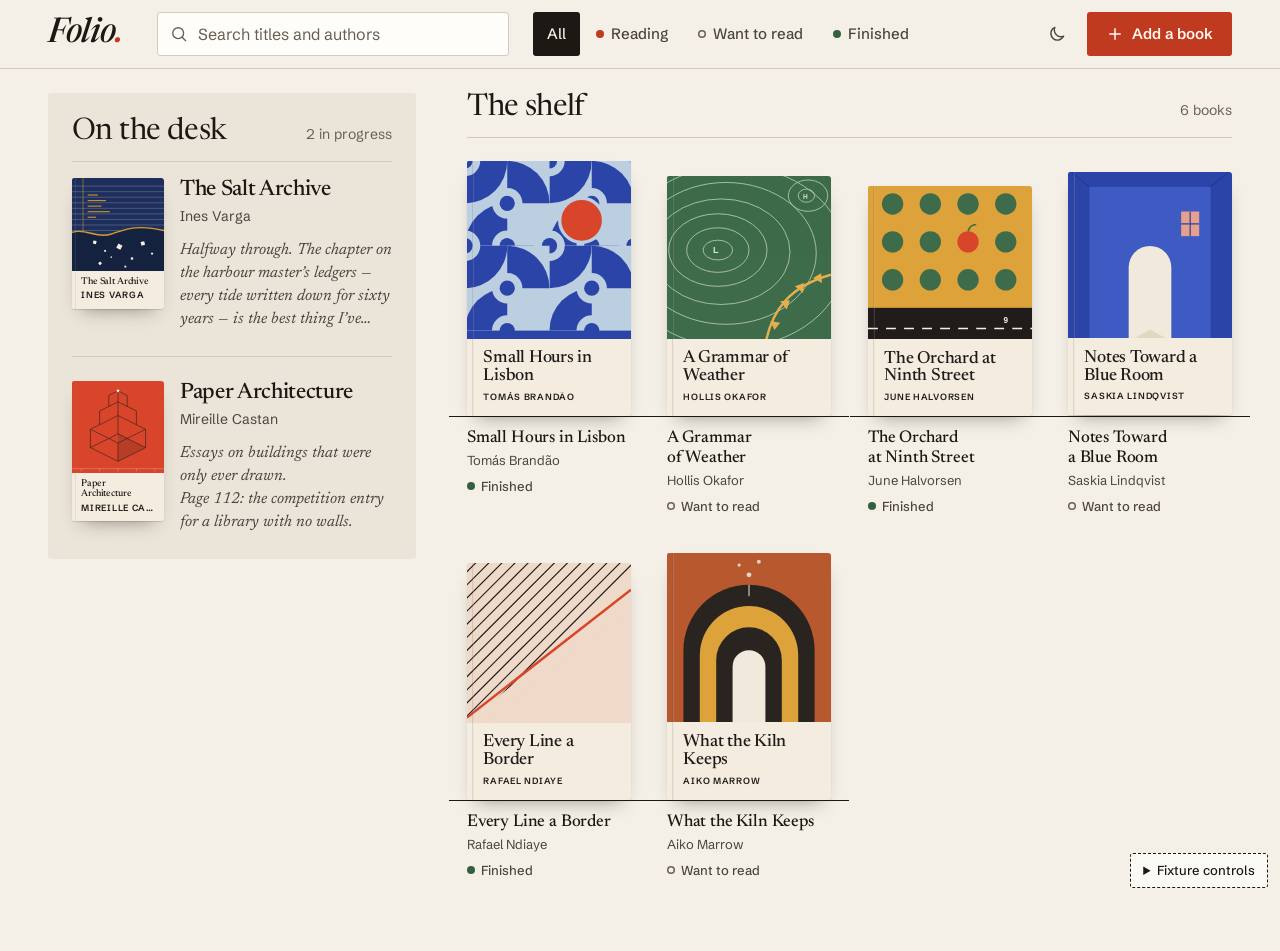
<file: public/reference.html>
<!doctype html>
<html lang="en">
<head>
  <meta charset="utf-8">
  <meta name="viewport" content="width=device-width, initial-scale=1, viewport-fit=cover">
  <meta name="color-scheme" content="light dark">
  <meta name="theme-color" content="#f4f0e8" media="(prefers-color-scheme: light)">
  <meta name="theme-color" content="#15130f" media="(prefers-color-scheme: dark)">
  <script>
    (function () {
      var t = null;
      try { t = localStorage.getItem("folio-theme"); } catch (e) {}
      if (t !== "light" && t !== "dark") t = matchMedia("(prefers-color-scheme: dark)").matches ? "dark" : "light";
      document.documentElement.dataset.theme = t;
    })();
  </script>
  <link rel="icon" href="favicon.svg" type="image/svg+xml">
  <link rel="stylesheet" href="styles.css">
  <title>Folio — component reference (fixtures)</title>
  <meta name="robots" content="noindex">
  <style>
    /* Reference-only fixture controls; not part of the product UI. */
    .fixture-panel { position: fixed; right: .75rem; bottom: .75rem; z-index: 30; max-width: calc(100vw - 1.5rem);
      font: 500 .8125rem/1.3 var(--font-sans); background: var(--paper-raised); color: var(--ink);
      border: 1px dashed var(--rule-strong); border-radius: var(--radius); }
    .fixture-panel summary { cursor: pointer; padding: .5rem .75rem; }
    .fixture-panel div { display: flex; flex-wrap: wrap; gap: .375rem; padding: 0 .75rem .75rem; max-width: 26rem; }
    .fixture-panel button { font: inherit; padding: .375rem .5rem; border: 1px solid var(--rule); border-radius: var(--radius); background: var(--paper); cursor: pointer; }
  </style>
  <script type="module">
    import { createLibraryView, initTheme } from './components.js';
    import { createFixtureSource } from './fixtures.js';
    initTheme();
    const params = new URLSearchParams(location.search);
    const source = createFixtureSource({ latency: Number(params.get('latency') ?? 450) });
    if (params.has('empty')) source.controls.clear();
    if (params.has('failload')) source.controls.failNext('list', 'network');
    const view = createLibraryView(document.getElementById('folio'), source);
    view.start();
    window.folioReference = { view, source };
    const actions = {
      'save-network': () => { source.controls.failNext('update', 'network'); source.controls.failNext('create', 'network'); },
      'save-server': () => { source.controls.failNext('update', 'server'); source.controls.failNext('create', 'server'); },
      'save-422': () => { source.controls.failNext('update', 'validation'); source.controls.failNext('create', 'validation'); },
      'status-network': () => source.controls.failNext('update', 'network'),
      'status-server': () => source.controls.failNext('update', 'server'),
      'delete-network': () => source.controls.failNext('remove', 'network'),
      'stale-4': () => source.controls.removeQuietly(4),
      'slow': () => { source.controls.latency = 2500; },
      'fast': () => { source.controls.latency = 450; },
      'list-fail': () => { source.controls.failNext('list', 'network'); view.refresh(); },
      'empty': () => { source.controls.clear(); view.refresh(); },
      'reset': () => { source.controls.reset(); view.refresh(); },
    };
    document.querySelector('.fixture-panel').addEventListener('click', (e) => {
      const key = e.target.dataset?.fixture;
      if (key) actions[key]();
    });
  </script>
</head>
<body>
  <div id="folio" class="folio"></div>
  <details class="fixture-panel">
    <summary>Fixture controls</summary>
    <div>
      <button data-fixture="save-network">Next save: network</button>
      <button data-fixture="save-server">Next save: 500</button>
      <button data-fixture="save-422">Next save: 422</button>
      <button data-fixture="status-network">Next status change: network</button>
      <button data-fixture="status-server">Next status change: 500</button>
      <button data-fixture="delete-network">Next delete: network</button>
      <button data-fixture="stale-4">Delete #4 elsewhere</button>
      <button data-fixture="slow">Slow (2.5s)</button>
      <button data-fixture="fast">Normal speed</button>
      <button data-fixture="list-fail">Refresh fails</button>
      <button data-fixture="empty">Empty library</button>
      <button data-fixture="reset">Reset</button>
    </div>
  </details>
</body>
</html>
</file>
<file: public/styles.css>
/* Folio — visual foundation.
   Direction: an independent imprint's catalogue. Warm paper and ink, one
   vermilion accent, Newsreader for titles, Schibsted Grotesk for interface.
   Signature: covers stand at their own trim heights on a hairline shelf. */

@font-face {
  font-family: "Newsreader";
  font-style: normal;
  font-weight: 200 800;
  font-display: swap;
  src: url("fonts/newsreader-latin.woff2") format("woff2");
  unicode-range: U+0000-00FF, U+0131, U+0152-0153, U+02BB-02BC, U+02C6, U+02DA, U+02DC, U+0304, U+0308, U+0329, U+2000-206F, U+20AC, U+2122, U+2191, U+2193, U+2212, U+2215, U+FEFF, U+FFFD;
}
@font-face {
  font-family: "Newsreader";
  font-style: normal;
  font-weight: 200 800;
  font-display: swap;
  src: url("fonts/newsreader-latin-ext.woff2") format("woff2");
  unicode-range: U+0100-02BA, U+02BD-02C5, U+02C7-02CC, U+02CE-02D7, U+02DD-02FF, U+0304, U+0308, U+0329, U+1D00-1DBF, U+1E00-1E9F, U+1EF2-1EFF, U+2020, U+20A0-20AB, U+20AD-20C4, U+2113, U+2C60-2C7F, U+A720-A7FF;
}
@font-face {
  font-family: "Newsreader";
  font-style: italic;
  font-weight: 200 800;
  font-display: swap;
  src: url("fonts/newsreader-italic-latin.woff2") format("woff2");
  unicode-range: U+0000-00FF, U+0131, U+0152-0153, U+02BB-02BC, U+02C6, U+02DA, U+02DC, U+0304, U+0308, U+0329, U+2000-206F, U+20AC, U+2122, U+2191, U+2193, U+2212, U+2215, U+FEFF, U+FFFD;
}
@font-face {
  font-family: "Newsreader";
  font-style: italic;
  font-weight: 200 800;
  font-display: swap;
  src: url("fonts/newsreader-italic-latin-ext.woff2") format("woff2");
  unicode-range: U+0100-02BA, U+02BD-02C5, U+02C7-02CC, U+02CE-02D7, U+02DD-02FF, U+0304, U+0308, U+0329, U+1D00-1DBF, U+1E00-1E9F, U+1EF2-1EFF, U+2020, U+20A0-20AB, U+20AD-20C4, U+2113, U+2C60-2C7F, U+A720-A7FF;
}
@font-face {
  font-family: "Schibsted Grotesk";
  font-style: normal;
  font-weight: 400 900;
  font-display: swap;
  src: url("fonts/schibsted-grotesk-latin.woff2") format("woff2");
  unicode-range: U+0000-00FF, U+0131, U+0152-0153, U+02BB-02BC, U+02C6, U+02DA, U+02DC, U+0304, U+0308, U+0329, U+2000-206F, U+20AC, U+2122, U+2191, U+2193, U+2212, U+2215, U+FEFF, U+FFFD;
}
@font-face {
  font-family: "Schibsted Grotesk";
  font-style: normal;
  font-weight: 400 900;
  font-display: swap;
  src: url("fonts/schibsted-grotesk-latin-ext.woff2") format("woff2");
  unicode-range: U+0100-02BA, U+02BD-02C5, U+02C7-02CC, U+02CE-02D7, U+02DD-02FF, U+0304, U+0308, U+0329, U+1D00-1DBF, U+1E00-1E9F, U+1EF2-1EFF, U+2020, U+20A0-20AB, U+20AD-20C4, U+2113, U+2C60-2C7F, U+A720-A7FF;
}

/* ---------- Tokens ---------- */

:root {
  --font-serif: "Newsreader", "Iowan Old Style", "Palatino Linotype", Georgia, serif;
  --font-sans: "Schibsted Grotesk", ui-sans-serif, system-ui, -apple-system, "Segoe UI", sans-serif;

  --paper: #f4f0e8;
  --paper-raised: #fbf9f4;
  --paper-sunk: #ebe5d9;
  --ink: #1c1915;
  --ink-2: #4a443c;
  --ink-3: #685f54;
  --rule: #d3cabb;
  --rule-strong: #1c1915;
  --field: #fffdf9;
  --desk: #ebe5d9;

  --accent: #c03a1f;
  --accent-hover: #a5301a;
  --on-accent: #fff8f2;
  --accent-text: #b0351c;
  --danger: #a1281a;
  --danger-hover: #861f13;
  --on-danger: #fff8f2;
  --danger-tint: #f7e2db;
  --focus: #2b44a8;

  --status-reading: #c03a1f;
  --status-want: #685f54;
  --status-finished: #33603f;

  --cover-paper: #f3ecdf;
  --cover-ink: #1f1c1a;
  --shadow-cover: 0 1px 1px rgb(28 25 21 / 0.14), 0 10px 18px -10px rgb(28 25 21 / 0.45);
  --shadow-sheet: -24px 0 48px -24px rgb(28 25 21 / 0.35);
  --backdrop: rgb(28 22 16 / 0.42);

  --radius: 3px;
  --space-1: 0.25rem;
  --space-2: 0.5rem;
  --space-3: 0.75rem;
  --space-4: 1rem;
  --space-5: 1.5rem;
  --space-6: 2rem;
  --space-7: 3rem;
  --space-8: 4.5rem;
  --gutter: clamp(1rem, 4vw, 3rem);
  --page: 80rem;
  --control: 2.75rem;

  --ease-out: cubic-bezier(0.16, 1, 0.3, 1);
  --dur: 380ms;

  color-scheme: light;
}

:root[data-theme="dark"] {
  --paper: #15130f;
  --paper-raised: #1d1a16;
  --paper-sunk: #0f0d0a;
  --ink: #f1eadc;
  --ink-2: #c4bba9;
  --ink-3: #a2988a;
  --rule: #3a342c;
  --rule-strong: #8b8172;
  --field: #191612;
  --desk: #201c17;

  --accent: #ef6a4a;
  --accent-hover: #f5866a;
  --on-accent: #1a0c07;
  --accent-text: #f2805f;
  --danger: #f07a63;
  --danger-hover: #f59783;
  --on-danger: #1a0c07;
  --danger-tint: #3a1c15;
  --focus: #9fb4f5;

  --status-reading: #ef6a4a;
  --status-want: #a2988a;
  --status-finished: #8ec29b;

  --shadow-cover: 0 1px 1px rgb(0 0 0 / 0.4), 0 12px 22px -10px rgb(0 0 0 / 0.75);
  --shadow-sheet: -24px 0 48px -24px rgb(0 0 0 / 0.7);
  --backdrop: rgb(5 4 3 / 0.62);

  color-scheme: dark;
}

/* ---------- Base ---------- */

*,
*::before,
*::after {
  box-sizing: border-box;
}

html {
  /* keeps focused books clear of the sticky masthead */
  scroll-padding-top: 9rem;
  -webkit-text-size-adjust: 100%;
  text-size-adjust: 100%;
  scrollbar-color: var(--rule) transparent;
}

body {
  margin: 0;
  min-height: 100dvh;
  background: var(--paper);
  color: var(--ink);
  font-family: var(--font-sans);
  font-size: 1rem;
  line-height: 1.5;
  font-kerning: normal;
  text-rendering: optimizeLegibility;
  -webkit-font-smoothing: antialiased;
  overflow-x: clip;
  caret-color: var(--accent);
  accent-color: var(--accent);
}

::selection {
  background: color-mix(in srgb, var(--accent) 28%, transparent);
  color: var(--ink);
}

h1,
h2,
h3,
p {
  margin: 0;
}

h1,
h2,
h3 {
  text-wrap: balance;
}

button,
input,
textarea {
  font: inherit;
  color: inherit;
}

a {
  color: inherit;
  text-underline-offset: 0.2em;
  text-decoration-thickness: 1px;
}

:focus-visible {
  outline: 2px solid var(--focus);
  outline-offset: 3px;
}

[hidden] {
  display: none !important;
}

.visually-hidden {
  position: absolute !important;
  width: 1px;
  height: 1px;
  margin: -1px;
  padding: 0;
  overflow: hidden;
  clip: rect(0 0 0 0);
  white-space: nowrap;
  border: 0;
}

.skip-link {
  position: absolute;
  left: var(--gutter);
  top: var(--space-2);
  z-index: 10;
  padding: var(--space-2) var(--space-4);
  background: var(--ink);
  color: var(--paper);
  border-radius: var(--radius);
  transform: translateY(-200%);
}
.skip-link:focus-visible {
  transform: none;
}

.icon {
  width: 1.25rem;
  height: 1.25rem;
  flex: none;
  fill: none;
  stroke: currentColor;
  stroke-width: 1.6;
  stroke-linecap: round;
  stroke-linejoin: round;
}

/* ---------- Buttons ---------- */

.button {
  display: inline-flex;
  align-items: center;
  justify-content: center;
  gap: var(--space-2);
  min-height: var(--control);
  padding: 0 1.125rem;
  border: 1px solid transparent;
  border-radius: var(--radius);
  background: transparent;
  font-size: 0.9375rem;
  font-weight: 600;
  letter-spacing: 0.005em;
  line-height: 1.1;
  white-space: nowrap;
  cursor: pointer;
  text-decoration: none;
  transition: background-color 160ms ease, border-color 160ms ease, color 160ms ease;
}
.button .icon {
  width: 1.125rem;
  height: 1.125rem;
  stroke-width: 2;
}

.button--primary {
  background: var(--accent);
  color: var(--on-accent);
}
.button--primary:hover {
  background: var(--accent-hover);
}

.button--secondary {
  border-color: color-mix(in srgb, var(--ink) 35%, transparent);
  color: var(--ink);
}
.button--secondary:hover {
  border-color: var(--ink);
  background: color-mix(in srgb, var(--ink) 5%, transparent);
}

.button--quiet {
  padding-inline: var(--space-3);
  color: var(--ink-2);
}
.button--quiet:hover {
  color: var(--ink);
  background: color-mix(in srgb, var(--ink) 6%, transparent);
}

.button--danger {
  background: var(--danger);
  color: var(--on-danger);
}
.button--danger:hover {
  background: var(--danger-hover);
}

.button--danger-quiet {
  padding-inline: var(--space-3);
  color: var(--danger);
}
.button--danger-quiet:hover {
  background: color-mix(in srgb, var(--danger) 10%, transparent);
}

.button[aria-disabled="true"],
.icon-button[aria-disabled="true"] {
  cursor: not-allowed;
  opacity: 0.62;
}
.button--primary[aria-disabled="true"]:hover {
  background: var(--accent);
}
.button--danger[aria-disabled="true"]:hover {
  background: var(--danger);
}

.button[data-pending="true"] {
  opacity: 1;
  cursor: progress;
}
.button[data-pending="true"]::before {
  content: "";
  width: 0.875rem;
  height: 0.875rem;
  border: 2px solid currentColor;
  border-right-color: transparent;
  border-radius: 50%;
  animation: spin 0.8s linear infinite;
}

@keyframes spin {
  to {
    transform: rotate(360deg);
  }
}

.icon-button {
  display: inline-grid;
  place-items: center;
  width: var(--control);
  height: var(--control);
  padding: 0;
  border: 0;
  border-radius: var(--radius);
  background: transparent;
  color: var(--ink-2);
  cursor: pointer;
}
.icon-button:hover {
  color: var(--ink);
  background: color-mix(in srgb, var(--ink) 7%, transparent);
}

/* ---------- Shell ---------- */

.page {
  width: 100%;
  max-width: var(--page);
  margin-inline: auto;
  padding-inline: var(--gutter);
}

/* One compact bar: wordmark, search and filter, then the actions. It stays
   in reach on larger screens; on phones it scrolls away with the page. */
.masthead {
  position: sticky;
  top: 0;
  z-index: 5;
  background: var(--paper);
  border-bottom: 1px solid var(--rule);
}
.masthead__inner {
  display: grid;
  grid-template-columns: auto minmax(0, 1fr) auto;
  grid-template-areas: "brand tools actions";
  align-items: center;
  gap: var(--space-3) var(--space-6);
  padding-block: var(--space-3);
}
.wordmark {
  grid-area: brand;
  font-family: var(--font-serif);
  font-size: 2.125rem;
  font-style: italic;
  font-weight: 500;
  font-variation-settings: "opsz" 72;
  letter-spacing: -0.03em;
  line-height: 1;
  /* optical: the italic overhangs its box */
  padding-right: 0.08em;
}
.wordmark__dot {
  color: var(--accent);
}
.masthead__actions {
  grid-area: actions;
  display: flex;
  align-items: center;
  gap: var(--space-2);
}

.tools {
  grid-area: tools;
  display: flex;
  align-items: center;
  gap: var(--space-3) var(--space-5);
  min-width: 0;
}

.search {
  position: relative;
  flex: 1 1 15rem;
  max-width: 22rem;
}
.search .icon {
  position: absolute;
  left: 0.75rem;
  top: 50%;
  translate: 0 -50%;
  color: var(--ink-3);
  pointer-events: none;
}
.search input {
  width: 100%;
  min-height: var(--control);
  padding: 0 0.75rem 0 2.5rem;
  border: 1px solid var(--rule);
  border-radius: var(--radius);
  background: var(--field);
  font-size: 1rem;
}
.search input::placeholder {
  color: var(--ink-3);
  opacity: 1;
}
.search input:hover {
  border-color: color-mix(in srgb, var(--ink) 45%, transparent);
}
.search input:focus-visible {
  outline-offset: 0;
  border-color: var(--focus);
}
.search input::-webkit-search-cancel-button {
  cursor: pointer;
}

.filter {
  display: flex;
  min-width: 0;
  max-width: 100%;
  margin: 0;
  padding: 0;
  border: 0;
}
.filter__options {
  display: flex;
  gap: 2px;
  overflow-x: auto;
  scrollbar-width: none;
}
.filter input {
  position: absolute;
  opacity: 0;
  pointer-events: none;
}
.filter label {
  display: inline-flex;
  align-items: center;
  gap: 0.45rem;
  min-height: var(--control);
  padding: 0 0.875rem;
  border-radius: var(--radius);
  color: var(--ink-2);
  font-size: 0.9375rem;
  font-weight: 500;
  white-space: nowrap;
  cursor: pointer;
}
.filter label:hover {
  color: var(--ink);
  background: color-mix(in srgb, var(--ink) 6%, transparent);
}
.filter input:checked + label {
  background: var(--ink);
  color: var(--paper);
}
.filter input:focus-visible + label {
  outline: 2px solid var(--focus);
  outline-offset: 2px;
}

/* ---------- Status ---------- */

.status-tag {
  display: inline-flex;
  align-items: center;
  gap: 0.45em;
  color: var(--ink-2);
  font-size: 0.8125rem;
  font-weight: 500;
  line-height: 1.3;
}
.status-dot {
  width: 0.5rem;
  height: 0.5rem;
  flex: none;
  border-radius: 50%;
  background: var(--dot, var(--status-want));
}
[data-status="reading"] {
  --dot: var(--status-reading);
}
[data-status="finished"] {
  --dot: var(--status-finished);
}
[data-status="want_to_read"] .status-dot {
  background: transparent;
  box-shadow: inset 0 0 0 1.5px var(--status-want);
}

/* ---------- Cover ---------- */

.cover {
  --trim: 1.5;
  position: relative;
  display: grid;
  grid-template-rows: 1fr auto;
  width: 100%;
  aspect-ratio: 1 / var(--trim);
  overflow: hidden;
  container-type: inline-size;
  border-radius: 2px 3px 3px 2px;
  background: var(--cover-paper);
  color: var(--cover-ink);
  box-shadow: var(--shadow-cover);
}
.cover::after {
  /* spine crease */
  content: "";
  position: absolute;
  inset: 0 auto 0 3.2%;
  width: 1.5px;
  background: linear-gradient(to right, rgb(0 0 0 / 0.14), rgb(255 255 255 / 0.18));
  pointer-events: none;
}
.cover__art {
  position: relative;
  min-height: 0;
  overflow: hidden;
}
.cover__art > img,
.cover__art > svg {
  display: block;
  width: 100%;
  height: 100%;
  object-fit: cover;
}
.cover__label {
  display: grid;
  gap: 3.5cqi;
  padding: 7cqi 8cqi 8cqi 10cqi;
  background: var(--cover-paper);
}
.cover__title {
  display: -webkit-box;
  -webkit-box-orient: vertical;
  -webkit-line-clamp: 3;
  overflow: hidden;
  font-family: var(--font-serif);
  font-size: 10.5cqi;
  font-weight: 500;
  font-variation-settings: "opsz" 36;
  line-height: 1.04;
  letter-spacing: -0.015em;
  overflow-wrap: anywhere;
}
.cover__author {
  overflow: hidden;
  font-size: max(5.4cqi, 0.5625rem);
  font-weight: 600;
  letter-spacing: 0.08em;
  line-height: 1.2;
  text-overflow: ellipsis;
  text-transform: uppercase;
  white-space: nowrap;
}

.cover--placeholder {
  background: var(--paper-sunk);
  box-shadow: none;
}
.cover--placeholder::after {
  display: none;
}

/* ---------- Library ---------- */

.library {
  display: grid;
  grid-template-columns: minmax(0, 1fr);
  align-items: start;
  gap: var(--space-6);
  padding-top: var(--space-5);
  padding-bottom: var(--space-8);
  transition: opacity 200ms ease;
}
.library[aria-busy="true"][data-refreshing] {
  opacity: 0.6;
}
/* Wide screens: the desk is a reading rail beside the shelf, so the whole
   collection is in view at once. */
@media (min-width: 64rem) {
  .library[data-layout="split"] {
    grid-template-columns: minmax(19rem, 23rem) minmax(0, 1fr);
    gap: var(--space-6) clamp(2rem, 4vw, 3.5rem);
  }
  .library[data-layout="split"] > .banner {
    grid-column: 1 / -1;
  }
}

.section-head {
  display: flex;
  align-items: baseline;
  justify-content: space-between;
  gap: var(--space-4);
  margin-bottom: var(--space-4);
  padding-bottom: var(--space-3);
  border-bottom: 1px solid var(--rule);
}
.section-title {
  font-family: var(--font-serif);
  font-size: clamp(1.5rem, 1.25rem + 0.8vw, 2rem);
  font-weight: 400;
  font-variation-settings: "opsz" 60;
  letter-spacing: -0.02em;
  line-height: 1.05;
  overflow-wrap: anywhere;
}
.section-meta {
  color: var(--ink-3);
  font-size: 0.875rem;
  font-variant-numeric: tabular-nums;
  white-space: nowrap;
}

/* Stretched link: the title button covers its whole book item. */
.book-link {
  padding: 0;
  border: 0;
  background: none;
  font: inherit;
  text-align: left;
  letter-spacing: inherit;
  cursor: pointer;
}
.book-link::after {
  content: "";
  position: absolute;
  inset: 0;
  z-index: 1;
}
.book-link:focus-visible {
  outline: none;
}
.book-link:focus-visible::after {
  outline: 2px solid var(--focus);
  outline-offset: 4px;
  border-radius: var(--radius);
}

/* On the desk — what is being read now, with its notes.
   Rail (all books, wide screens): a tinted column beside the shelf.
   Journal (Reading filter): the same entries given the full width. */
.desk {
  min-width: 0;
}
.desk--rail {
  padding: var(--space-5);
  border-radius: var(--radius);
  background: var(--desk);
}
.desk__list {
  display: grid;
  gap: var(--space-5);
  margin: 0;
  padding: 0;
  list-style: none;
}
.desk-book {
  position: relative;
  display: grid;
  grid-template-columns: 5.75rem minmax(0, 1fr);
  align-items: start;
  gap: var(--space-4);
}
.desk-book + .desk-book {
  padding-top: var(--space-5);
  border-top: 1px solid var(--rule);
}
.desk-book .cover {
  transition: translate var(--dur) var(--ease-out);
}
.desk-book:hover .cover {
  translate: 0 -3px;
}
.desk-book__text {
  display: grid;
  gap: var(--space-1);
  min-width: 0;
}
.desk-book__title {
  display: -webkit-box;
  -webkit-box-orient: vertical;
  -webkit-line-clamp: 3;
  overflow: hidden;
  font-family: var(--font-serif);
  font-size: 1.375rem;
  font-weight: 500;
  font-variation-settings: "opsz" 36;
  letter-spacing: -0.015em;
  line-height: 1.1;
  overflow-wrap: anywhere;
}
.desk-book__author {
  color: var(--ink-2);
  font-size: 0.875rem;
  overflow-wrap: anywhere;
}
.desk-book__note {
  display: -webkit-box;
  -webkit-box-orient: vertical;
  -webkit-line-clamp: 4;
  overflow: hidden;
  margin-top: var(--space-2);
  color: var(--ink-2);
  font-family: var(--font-serif);
  font-size: 1rem;
  font-style: italic;
  line-height: 1.45;
  white-space: pre-line;
  overflow-wrap: anywhere;
}
.desk-book__note--empty {
  color: var(--ink-3);
}

.desk--journal .desk__list {
  grid-template-columns: repeat(2, minmax(0, 1fr));
  gap: var(--space-6) clamp(2rem, 4vw, 3.5rem);
}
.desk--journal .desk-book,
.desk--journal .desk-book + .desk-book {
  grid-template-columns: clamp(6.5rem, 12vw, 9.5rem) minmax(0, 1fr);
  gap: var(--space-5);
  padding-top: var(--space-2);
  border-top: 0;
}
.desk--journal .desk-book__title {
  font-size: clamp(1.5rem, 1.2rem + 0.9vw, 2rem);
}
.desk--journal .desk-book__author {
  font-size: 0.9375rem;
}
.desk--journal .desk-book__note {
  -webkit-line-clamp: 9;
  margin-top: var(--space-3);
  max-width: 46ch;
  color: var(--ink);
  font-size: 1.125rem;
  line-height: 1.5;
}
.desk--journal .desk-book__note--empty {
  color: var(--ink-3);
}

/* The shelf — covers stand on one continuous rule */
.shelf {
  --stand-pad: clamp(0.625rem, 1.4vw, 1.125rem);
  display: grid;
  grid-template-columns: repeat(auto-fill, minmax(clamp(8.25rem, 14vw, 10.5rem), 1fr));
  gap: var(--space-5) 0;
  margin: 0 calc(var(--stand-pad) * -1);
  padding: 0;
  list-style: none;
}
.shelf__item {
  position: relative;
  display: grid;
  align-content: start;
  container-type: inline-size;
}
.shelf__stand {
  display: flex;
  align-items: flex-end;
  /* tall enough for the tallest trim (1.55) plus lift room */
  height: calc((100cqi - 2 * var(--stand-pad)) * 1.55 + 0.5rem);
  padding: 0 var(--stand-pad);
  border-bottom: 1px solid var(--rule-strong);
}
.shelf__stand .cover {
  transition: translate var(--dur) var(--ease-out), box-shadow var(--dur) var(--ease-out);
}
.shelf__item:hover .shelf__stand .cover {
  translate: 0 -6px;
}
.shelf__caption {
  display: grid;
  gap: 0.15rem;
  padding: var(--space-3) var(--stand-pad) 0;
  min-width: 0;
}
.shelf__title {
  display: -webkit-box;
  -webkit-box-orient: vertical;
  -webkit-line-clamp: 3;
  overflow: hidden;
  font-family: var(--font-serif);
  font-size: 1.0625rem;
  font-weight: 500;
  font-variation-settings: "opsz" 24;
  letter-spacing: -0.01em;
  line-height: 1.18;
  overflow-wrap: anywhere;
}
.shelf__author {
  overflow: hidden;
  color: var(--ink-2);
  font-size: 0.8125rem;
  text-overflow: ellipsis;
  white-space: nowrap;
}
.shelf__caption .status-tag {
  margin-top: 0.3rem;
}

/* ---------- States: loading / empty / no match / error ---------- */

.state {
  display: grid;
  justify-items: center;
  gap: var(--space-3);
  max-width: 34rem;
  margin: 0 auto;
  padding: var(--space-8) 0;
  text-align: center;
}
.state__art {
  width: min(16rem, 70%);
  height: auto;
  margin-bottom: var(--space-3);
  color: var(--ink-3);
}
.state__title {
  font-family: var(--font-serif);
  font-size: clamp(1.625rem, 1.3rem + 1vw, 2.125rem);
  font-weight: 400;
  letter-spacing: -0.015em;
  line-height: 1.12;
  overflow-wrap: anywhere;
}
.state__text {
  max-width: 42ch;
  color: var(--ink-2);
  overflow-wrap: anywhere;
}
.state__actions {
  display: flex;
  flex-wrap: wrap;
  justify-content: center;
  gap: var(--space-2);
  margin-top: var(--space-3);
}
.state--error .state__title {
  color: var(--ink);
}

.skeleton .cover--placeholder {
  animation: breathe 1.6s ease-in-out infinite alternate;
}
.skeleton .shelf__title,
.skeleton .shelf__author {
  height: 0.85rem;
  border-radius: 2px;
  background: var(--paper-sunk);
}
.skeleton .shelf__title {
  width: 80%;
  margin-top: 0.25rem;
}
.skeleton .shelf__author {
  width: 55%;
}
@keyframes breathe {
  from {
    opacity: 1;
  }
  to {
    opacity: 0.55;
  }
}

/* Inline banner for a failed refresh when books are still visible */
.banner {
  display: flex;
  flex-wrap: wrap;
  align-items: center;
  justify-content: space-between;
  gap: var(--space-2) var(--space-4);
  margin-top: var(--space-4);
  padding: var(--space-3) var(--space-4);
  border: 1px solid color-mix(in srgb, var(--danger) 45%, transparent);
  border-radius: var(--radius);
  background: var(--danger-tint);
  color: var(--ink);
  font-size: 0.9375rem;
}

/* ---------- Sheet (detail / edit / add) ---------- */

.sheet {
  width: min(38rem, 100%);
  max-width: 100%;
  height: 100dvh;
  max-height: 100dvh;
  margin: 0 0 0 auto;
  padding: 0;
  border: 0;
  border-left: 1px solid var(--rule);
  background: var(--paper-raised);
  color: var(--ink);
  box-shadow: var(--shadow-sheet);
  overflow: hidden;
}
.sheet[open] {
  display: flex;
  flex-direction: column;
  animation: sheet-in 460ms var(--ease-out);
}
.sheet::backdrop {
  background: var(--backdrop);
  animation: fade-in 300ms ease-out;
}
@keyframes sheet-in {
  from {
    transform: translateX(3rem);
    opacity: 0;
  }
}
@keyframes fade-in {
  from {
    opacity: 0;
  }
}

.sheet__panel {
  display: flex;
  flex: 1;
  flex-direction: column;
  min-height: 0;
}
.sheet__bar {
  display: flex;
  align-items: center;
  justify-content: space-between;
  gap: var(--space-3);
  min-height: 4rem;
  padding: var(--space-2) var(--space-3) var(--space-2) var(--space-6);
  border-bottom: 1px solid var(--rule);
}
.sheet__bar--end {
  justify-content: flex-end;
}
.sheet__bar-title {
  font-family: var(--font-serif);
  font-size: 1.375rem;
  font-weight: 500;
  letter-spacing: -0.01em;
}
.sheet__bar-meta {
  color: var(--ink-3);
  font-size: 0.875rem;
}
.sheet__body {
  flex: 1;
  min-height: 0;
  overflow-y: auto;
  overscroll-behavior: contain;
  padding: var(--space-5) var(--space-6) var(--space-6);
}
.sheet__footer {
  display: flex;
  flex-wrap: wrap;
  align-items: center;
  gap: var(--space-2);
  padding: var(--space-4) var(--space-6);
  border-top: 1px solid var(--rule);
  background: var(--paper-raised);
}
.sheet__footer .spacer {
  flex: 1;
}
.sheet__pending {
  flex-basis: 100%;
  color: var(--ink-2);
  font-size: 0.875rem;
}
.sheet__pending:empty {
  display: none;
}

/* Detail */
/* Cover, title and author share one compact head so the status switch and
   the start of the notes stay in the first view of the sheet. */
.detail__head {
  display: grid;
  grid-template-columns: 8.5rem minmax(0, 1fr);
  align-items: end;
  gap: var(--space-5);
  padding-bottom: var(--space-5);
  border-bottom: 1px solid var(--rule);
}
.detail__meta {
  display: grid;
  gap: var(--space-2);
  min-width: 0;
}
.detail__title {
  font-family: var(--font-serif);
  font-size: clamp(1.75rem, 1.4rem + 1.2vw, 2.375rem);
  font-weight: 500;
  font-variation-settings: "opsz" 60;
  letter-spacing: -0.02em;
  line-height: 1.05;
  overflow-wrap: anywhere;
}
.detail__title:focus {
  outline: none;
}
.detail__title:focus-visible,
.sheet__bar-title:focus-visible {
  /* receives programmatic focus only; not an interactive control */
  outline: none;
}
.detail__author {
  color: var(--ink-2);
  font-size: 1rem;
  overflow-wrap: anywhere;
}
.detail__notes {
  display: grid;
  gap: var(--space-3);
  padding-top: var(--space-5);
}
.detail__label {
  color: var(--ink-3);
  font-size: 0.8125rem;
  font-weight: 600;
}
.notes-text {
  max-width: 62ch;
  font-family: var(--font-serif);
  font-size: 1.1875rem;
  font-variation-settings: "opsz" 16;
  line-height: 1.55;
  white-space: pre-wrap;
  overflow-wrap: anywhere;
}
.notes-empty {
  color: var(--ink-3);
  font-family: var(--font-serif);
  font-size: 1.125rem;
  font-style: italic;
}

/* Direct status change: three toggle buttons; pressed = committed status */
.detail__status {
  display: grid;
  gap: var(--space-2);
  padding-block: var(--space-4) var(--space-5);
  border-bottom: 1px solid var(--rule);
}
.detail__status .alert {
  margin: var(--space-2) 0 0;
}
.status-switch {
  display: grid;
  grid-template-columns: repeat(3, minmax(0, 1fr));
  gap: 2px;
  padding: 2px;
  border: 1px solid var(--rule);
  border-radius: calc(var(--radius) + 2px);
  background: var(--field);
}
.status-switch__option {
  display: inline-flex;
  align-items: center;
  justify-content: center;
  gap: 0.45rem;
  min-height: calc(var(--control) - 4px);
  padding: 0.375rem 0.5rem;
  border: 0;
  border-radius: var(--radius);
  background: transparent;
  color: var(--ink-2);
  font-size: 0.9375rem;
  font-weight: 500;
  line-height: 1.15;
  white-space: nowrap;
  cursor: pointer;
  transition: background-color 160ms ease, color 160ms ease;
}
.status-switch__option:hover {
  color: var(--ink);
  background: color-mix(in srgb, var(--ink) 6%, transparent);
}
.status-switch__option[aria-pressed="true"] {
  background: var(--ink);
  color: var(--paper);
  cursor: default;
}
.status-switch__option[aria-pressed="true"] .status-dot {
  box-shadow: 0 0 0 1.5px var(--paper);
}
.status-switch__option[aria-pressed="true"][data-status="want_to_read"] .status-dot {
  box-shadow: inset 0 0 0 1.5px var(--paper);
}
.status-switch__option[aria-disabled="true"] {
  cursor: not-allowed;
}
.status-switch__option[aria-disabled="true"]:not([aria-pressed="true"]):not([data-pending="true"]) {
  opacity: 0.55;
}
.status-switch__option[aria-disabled="true"]:hover:not([aria-pressed="true"]) {
  background: transparent;
}
/* The chosen option shows progress; the committed one stays pressed until success. */
.status-switch__option[data-pending="true"] {
  color: var(--ink);
  background: color-mix(in srgb, var(--ink) 9%, transparent);
  box-shadow: inset 0 0 0 1px color-mix(in srgb, var(--ink) 40%, transparent);
  cursor: progress;
}
.status-switch__option[data-pending="true"] .status-dot {
  display: none;
}
.status-switch__option[data-pending="true"]::before {
  content: "";
  width: 0.75rem;
  height: 0.75rem;
  flex: none;
  border: 2px solid currentColor;
  border-right-color: transparent;
  border-radius: 50%;
  animation: spin 0.8s linear infinite;
}

/* Inline delete confirmation (lives in the sheet footer) */
.confirm {
  display: grid;
  flex: 1;
  gap: var(--space-3);
}
.confirm__text {
  font-size: 0.9375rem;
  overflow-wrap: anywhere;
}
.confirm__actions {
  display: flex;
  flex-wrap: wrap;
  gap: var(--space-2);
}

/* ---------- Editor ---------- */

.editor {
  display: flex;
  flex: 1;
  flex-direction: column;
  min-height: 0;
}
.editor__fields {
  display: grid;
  gap: var(--space-5);
}

.alert {
  display: grid;
  gap: var(--space-2);
  margin-bottom: var(--space-5);
  padding: var(--space-3) var(--space-4);
  border: 1px solid color-mix(in srgb, var(--danger) 50%, transparent);
  border-radius: var(--radius);
  background: var(--danger-tint);
  font-size: 0.9375rem;
}
.alert:focus {
  outline: none;
}
.alert:focus-visible {
  outline: 2px solid var(--focus);
  outline-offset: 2px;
}
.alert__title {
  font-weight: 650;
}
.alert__text {
  color: var(--ink-2);
  overflow-wrap: anywhere;
}
.alert__actions {
  display: flex;
  flex-wrap: wrap;
  gap: var(--space-2);
  margin-top: var(--space-1);
}
.alert--info {
  border-color: var(--rule);
  background: var(--paper-sunk);
}

.field {
  display: grid;
  gap: var(--space-2);
  margin: 0;
  padding: 0;
  border: 0;
  min-width: 0;
}
.field__top {
  display: flex;
  align-items: baseline;
  justify-content: space-between;
  gap: var(--space-3);
}
.field__label {
  padding: 0;
  font-size: 0.875rem;
  font-weight: 600;
}
.field__hint {
  color: var(--ink-3);
  font-weight: 400;
}
.field__count {
  color: var(--ink-3);
  font-size: 0.8125rem;
  font-variant-numeric: tabular-nums;
}
.field__count[data-over="true"] {
  color: var(--danger);
  font-weight: 600;
}
.field__count[data-near="false"][data-always="false"] {
  visibility: hidden;
}
.input {
  width: 100%;
  min-height: var(--control);
  padding: 0.625rem 0.75rem;
  border: 1px solid var(--rule);
  border-radius: var(--radius);
  background: var(--field);
  font-size: 1rem;
  line-height: 1.4;
}
.input:hover {
  border-color: color-mix(in srgb, var(--ink) 45%, transparent);
}
.input:focus-visible {
  outline-offset: 0;
  border-color: var(--focus);
}
.input--title {
  font-family: var(--font-serif);
  font-size: 1.375rem;
  font-weight: 500;
  letter-spacing: -0.01em;
  padding-block: 0.5rem;
}
textarea.input {
  min-height: 11rem;
  resize: vertical;
  font-family: var(--font-serif);
  font-size: 1.125rem;
  line-height: 1.55;
}
.input[aria-invalid="true"] {
  border-color: var(--danger);
  box-shadow: inset 0 0 0 1px var(--danger);
}
.input[readonly] {
  color: var(--ink-2);
  background: var(--paper-sunk);
}
.field__error {
  display: flex;
  gap: 0.4rem;
  align-items: flex-start;
  color: var(--danger);
  font-size: 0.875rem;
  font-weight: 500;
}
.field__error .icon {
  width: 1rem;
  height: 1rem;
  margin-top: 0.15em;
  stroke-width: 2;
}
.field__error:empty {
  display: none;
}

.choice {
  display: grid;
  grid-template-columns: repeat(3, 1fr);
  border: 1px solid var(--rule);
  border-radius: var(--radius);
  background: var(--field);
}
.choice input {
  position: absolute;
  opacity: 0;
  pointer-events: none;
}
.choice label {
  display: flex;
  align-items: center;
  justify-content: center;
  gap: 0.45rem;
  min-height: var(--control);
  padding: 0.5rem;
  color: var(--ink-2);
  font-size: 0.9375rem;
  font-weight: 500;
  text-align: center;
  cursor: pointer;
}
.choice label + input + label,
.choice input + label ~ label {
  border-left: 1px solid var(--rule);
}
.choice input:checked + label {
  background: var(--ink);
  color: var(--paper);
}
.choice input:checked + label .status-dot {
  box-shadow: 0 0 0 1.5px var(--paper);
}
.choice input:focus-visible + label {
  outline: 2px solid var(--focus);
  outline-offset: 2px;
  position: relative;
}
[data-pending] .choice {
  opacity: 0.62;
}
[data-pending] .choice label {
  cursor: not-allowed;
}
.choice input:disabled + label {
  cursor: not-allowed;
  opacity: 0.7;
}

/* ---------- Toast ---------- */

.toast-region {
  position: fixed;
  inset: auto auto max(var(--space-5), env(safe-area-inset-bottom)) 50%;
  z-index: 20;
  translate: -50% 0;
  margin: 0;
  padding: 0;
  border: 0;
  background: transparent;
  overflow: visible;
  display: grid;
  gap: var(--space-2);
  width: max-content;
  max-width: calc(100vw - 2rem);
  pointer-events: none;
}
.toast {
  padding: var(--space-3) var(--space-5);
  border-radius: var(--radius);
  background: var(--ink);
  color: var(--paper);
  font-size: 0.9375rem;
  box-shadow: 0 10px 28px -12px rgb(0 0 0 / 0.5);
  overflow-wrap: anywhere;
  animation: toast-in 320ms var(--ease-out);
}
@keyframes toast-in {
  from {
    opacity: 0;
    transform: translateY(0.5rem);
  }
}

/* ---------- Responsive ---------- */

/* Tablet and below: brand and actions share the first row, tools the second. */
@media (max-width: 63.99rem) {
  .masthead__inner {
    grid-template-columns: auto 1fr;
    grid-template-areas:
      "brand actions"
      "tools tools";
    padding-block: var(--space-3);
  }
  .masthead__actions {
    justify-self: end;
  }
  .search {
    max-width: none;
  }
}

/* Tablet: the desk spans the page and sets its books side by side. */
@media (min-width: 40rem) and (max-width: 63.99rem) {
  .desk--rail .desk__list {
    grid-template-columns: repeat(2, minmax(0, 1fr));
    gap: var(--space-5) var(--space-6);
  }
  .desk--rail .desk-book + .desk-book {
    padding-top: 0;
    border-top: 0;
  }
  .desk--rail .desk-book {
    grid-template-columns: 6.5rem minmax(0, 1fr);
  }
}

@media (max-width: 47.99rem) {
  .masthead {
    position: static;
  }
  .masthead__inner {
    gap: var(--space-3);
  }
  .wordmark {
    font-size: 1.875rem;
  }
  .tools {
    flex-direction: column;
    align-items: stretch;
  }
  .search {
    flex-basis: auto;
  }
  .filter__options {
    margin-inline: calc(var(--gutter) * -1);
    padding-inline: var(--gutter);
  }
  .filter label {
    padding-inline: 0.625rem;
    gap: 0.375rem;
  }
  .desk--rail {
    padding: var(--space-4);
  }
  .desk--journal .desk__list {
    grid-template-columns: minmax(0, 1fr);
  }
  .desk-book__note {
    -webkit-line-clamp: 3;
  }
  .desk--journal .desk-book__note {
    -webkit-line-clamp: 8;
    font-size: 1.0625rem;
  }
  .sheet {
    width: 100%;
    border-left: 0;
  }
  .sheet[open] {
    animation-name: sheet-up;
  }
  .sheet__bar {
    padding-left: var(--space-4);
  }
  .sheet__body {
    padding: var(--space-5) var(--space-4);
  }
  .sheet__footer {
    padding: var(--space-3) var(--space-4) max(var(--space-3), env(safe-area-inset-bottom));
  }
  .status-switch__option {
    gap: 0.375rem;
    padding-inline: 0.25rem;
    font-size: 0.875rem;
  }
  .detail__head {
    grid-template-columns: 6.5rem minmax(0, 1fr);
    gap: var(--space-4);
  }
}

@media (max-width: 22.5rem) {
  .add-label-long {
    display: none;
  }
  .choice,
  .status-switch {
    grid-template-columns: 1fr;
  }
  .choice input + label ~ label,
  .choice label + input + label {
    border-left: 0;
    border-top: 1px solid var(--rule);
  }
}

@keyframes sheet-up {
  from {
    transform: translateY(2.5rem);
    opacity: 0;
  }
}

@media (prefers-reduced-motion: reduce) {
  *,
  *::before,
  *::after {
    animation-duration: 1ms !important;
    animation-iteration-count: 1 !important;
    transition-duration: 1ms !important;
  }
  .shelf__item:hover .shelf__stand .cover,
  .desk-book:hover .cover {
    translate: none;
  }
  .button[data-pending="true"]::before,
  .status-switch__option[data-pending="true"]::before {
    border-right-color: currentColor;
    opacity: 0.6;
  }
}

@media (forced-colors: active) {
  .filter input:checked + label,
  .choice input:checked + label,
  .status-switch__option[aria-pressed="true"] {
    outline: 2px solid CanvasText;
  }
  .status-dot {
    forced-color-adjust: none;
  }
}
</file>
